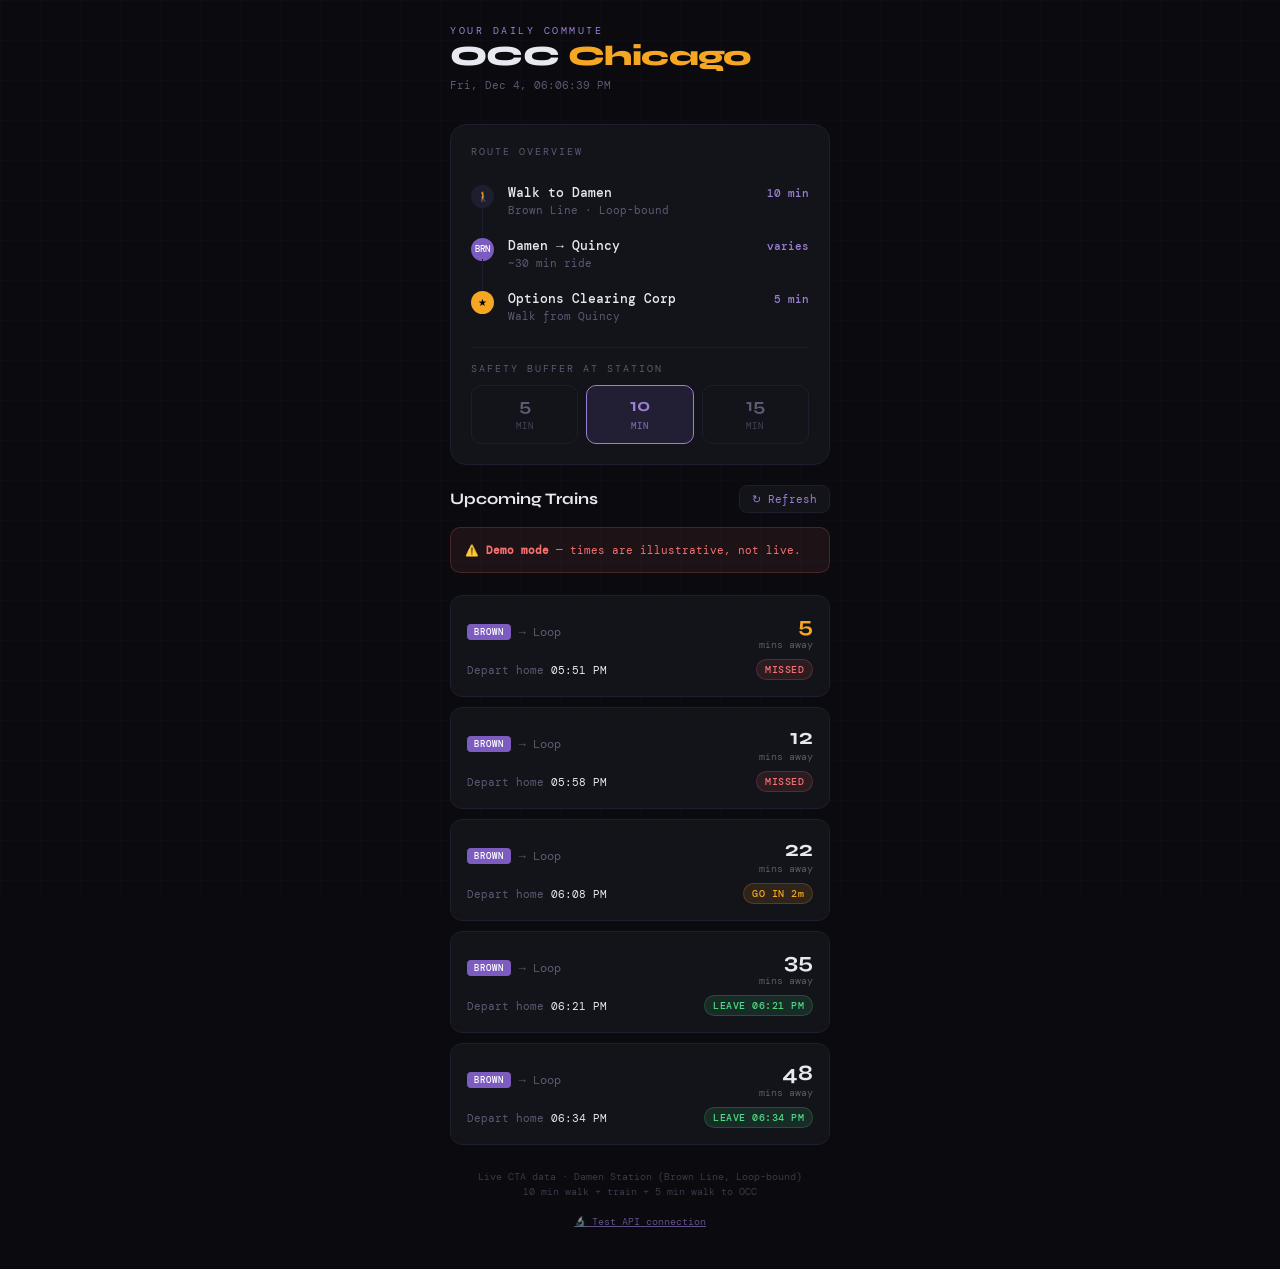
<file: index.html>
<!DOCTYPE html>
<html lang="en">
<head>
<meta charset="UTF-8">
<meta name="viewport" content="width=device-width, initial-scale=1.0">
<title>OCC Commute</title>
<link href="https://fonts.googleapis.com/css2?family=DM+Mono:wght@300;400;500&family=Syne:wght@700;800&display=swap" rel="stylesheet">
<style>
  :root {
    --bg: #0a0a0f;
    --surface: #13131a;
    --border: #1e1e2e;
    --brown: #7c5cbf;
    --brown-light: #9b7fd4;
    --accent: #f5a623;
    --text: #e8e8f0;
    --muted: #5a5a72;
    --green: #4ade80;
    --red: #f87171;
  }

  * { box-sizing: border-box; margin: 0; padding: 0; }

  body {
    background: var(--bg);
    color: var(--text);
    font-family: 'DM Mono', monospace;
    min-height: 100vh;
    padding: 0;
    overflow-x: hidden;
  }

  /* Animated grid background */
  body::before {
    content: '';
    position: fixed;
    inset: 0;
    background-image:
      linear-gradient(rgba(124,92,191,0.04) 1px, transparent 1px),
      linear-gradient(90deg, rgba(124,92,191,0.04) 1px, transparent 1px);
    background-size: 40px 40px;
    pointer-events: none;
    z-index: 0;
  }

  .app {
    position: relative;
    z-index: 1;
    max-width: 420px;
    margin: 0 auto;
    padding: 24px 20px 40px;
  }

  /* Header */
  .header { margin-bottom: 32px; }

  .header-label {
    font-size: 10px;
    letter-spacing: 0.25em;
    color: var(--brown-light);
    text-transform: uppercase;
    margin-bottom: 4px;
  }

  .header h1 {
    font-family: 'Syne', sans-serif;
    font-size: 28px;
    font-weight: 800;
    letter-spacing: -0.02em;
    line-height: 1.1;
  }

  .header h1 span { color: var(--accent); }

  .current-time {
    font-size: 11px;
    color: var(--muted);
    margin-top: 6px;
  }

  /* Route card */
  .route-card {
    background: var(--surface);
    border: 1px solid var(--border);
    border-radius: 16px;
    padding: 20px;
    margin-bottom: 20px;
  }

  .route-title {
    font-size: 10px;
    letter-spacing: 0.2em;
    text-transform: uppercase;
    color: var(--muted);
    margin-bottom: 16px;
  }

  .route-steps { display: flex; flex-direction: column; gap: 0; }

  .step {
    display: flex;
    align-items: flex-start;
    gap: 14px;
    padding: 10px 0;
    position: relative;
  }

  .step:not(:last-child)::after {
    content: '';
    position: absolute;
    left: 11px;
    top: 32px;
    bottom: -10px;
    width: 1px;
    background: var(--border);
  }

  .step-dot {
    width: 23px;
    height: 23px;
    border-radius: 50%;
    flex-shrink: 0;
    display: flex;
    align-items: center;
    justify-content: center;
    font-size: 10px;
    font-weight: 500;
    margin-top: 1px;
  }

  .step-dot.walk { background: var(--border); color: var(--muted); }
  .step-dot.train { background: var(--brown); color: white; font-size: 9px; }
  .step-dot.dest { background: var(--accent); color: #000; }

  .step-info { flex: 1; }
  .step-name { font-size: 13px; font-weight: 500; color: var(--text); }
  .step-detail { font-size: 11px; color: var(--muted); margin-top: 2px; }

  .step-time {
    font-size: 11px;
    color: var(--brown-light);
    font-weight: 500;
    white-space: nowrap;
    margin-top: 2px;
  }

  /* Trains section */
  .section-header {
    display: flex;
    align-items: center;
    justify-content: space-between;
    margin-bottom: 14px;
  }

  .section-title {
    font-family: 'Syne', sans-serif;
    font-size: 16px;
    font-weight: 700;
  }

  .refresh-btn {
    background: var(--surface);
    border: 1px solid var(--border);
    color: var(--brown-light);
    padding: 6px 12px;
    border-radius: 8px;
    font-family: 'DM Mono', monospace;
    font-size: 11px;
    cursor: pointer;
    transition: all 0.2s;
  }

  .refresh-btn:hover {
    border-color: var(--brown);
    color: var(--brown-light);
    background: rgba(124,92,191,0.1);
  }

  .refresh-btn.loading { opacity: 0.5; pointer-events: none; }

  /* Train items */
  .trains-list { display: flex; flex-direction: column; gap: 10px; }

  .train-item {
    background: var(--surface);
    border: 1px solid var(--border);
    border-radius: 12px;
    padding: 16px;
    cursor: pointer;
    transition: all 0.2s;
    position: relative;
    overflow: hidden;
  }

  .train-item::before {
    content: '';
    position: absolute;
    left: 0;
    top: 0;
    bottom: 0;
    width: 3px;
    background: var(--brown);
    border-radius: 3px 0 0 3px;
    opacity: 0;
    transition: opacity 0.2s;
  }

  .train-item:hover, .train-item.selected {
    border-color: var(--brown);
    background: rgba(124,92,191,0.08);
  }

  .train-item:hover::before, .train-item.selected::before { opacity: 1; }

  .train-item.selected { border-color: var(--brown-light); }

  .train-top {
    display: flex;
    align-items: center;
    justify-content: space-between;
    margin-bottom: 8px;
  }

  .train-route { display: flex; align-items: center; gap: 8px; }

  .line-badge {
    background: var(--brown);
    color: white;
    font-size: 9px;
    font-weight: 500;
    letter-spacing: 0.1em;
    padding: 2px 7px;
    border-radius: 4px;
    text-transform: uppercase;
  }

  .train-dest { font-size: 12px; color: var(--muted); }

  .train-arr {
    font-family: 'Syne', sans-serif;
    font-size: 22px;
    font-weight: 700;
    color: var(--text);
  }

  .train-arr.soon { color: var(--accent); }
  .train-arr.now { color: var(--green); }

  .train-mins-label { font-size: 10px; color: var(--muted); text-align: right; }

  .train-bottom {
    display: flex;
    align-items: center;
    justify-content: space-between;
  }

  .train-depart { font-size: 11px; color: var(--muted); }
  .depart-highlight { color: var(--text); }

  .feasibility {
    font-size: 10px;
    padding: 3px 8px;
    border-radius: 20px;
    font-weight: 500;
    letter-spacing: 0.05em;
  }

  .feas-yes {
    background: rgba(74,222,128,0.12);
    color: var(--green);
    border: 1px solid rgba(74,222,128,0.2);
  }

  .feas-tight {
    background: rgba(245,166,35,0.12);
    color: var(--accent);
    border: 1px solid rgba(245,166,35,0.2);
  }

  .feas-no {
    background: rgba(248,113,113,0.1);
    color: var(--red);
    border: 1px solid rgba(248,113,113,0.2);
  }

  /* Selected summary */
  .summary-card {
    background: rgba(124,92,191,0.1);
    border: 1px solid var(--brown);
    border-radius: 16px;
    padding: 20px;
    margin-top: 20px;
    animation: fadeUp 0.3s ease;
  }

  @keyframes fadeUp {
    from { opacity: 0; transform: translateY(10px); }
    to { opacity: 1; transform: translateY(0); }
  }

  .summary-title {
    font-size: 10px;
    letter-spacing: 0.2em;
    text-transform: uppercase;
    color: var(--brown-light);
    margin-bottom: 14px;
  }

  .summary-timeline { display: flex; flex-direction: column; gap: 8px; }

  .summary-row {
    display: flex;
    justify-content: space-between;
    align-items: center;
    padding: 6px 0;
    border-bottom: 1px solid rgba(30,30,46,0.8);
  }

  .summary-row:last-child { border-bottom: none; }

  .summary-label { font-size: 11px; color: var(--muted); }
  .summary-value { font-size: 12px; color: var(--text); font-weight: 500; }
  .summary-value.arrival { color: var(--accent); font-family: 'Syne', sans-serif; font-size: 18px; }

  /* Status messages */
  .status-msg {
    text-align: center;
    padding: 40px 20px;
    color: var(--muted);
    font-size: 12px;
    line-height: 1.6;
  }

  .status-msg .icon { font-size: 28px; display: block; margin-bottom: 10px; }

  .error-msg {
    color: var(--red);
    background: rgba(248,113,113,0.08);
    border: 1px solid rgba(248,113,113,0.2);
    border-radius: 10px;
    padding: 14px;
    font-size: 12px;
    line-height: 1.5;
  }

  .spinner {
    display: inline-block;
    width: 16px; height: 16px;
    border: 2px solid var(--border);
    border-top-color: var(--brown-light);
    border-radius: 50%;
    animation: spin 0.7s linear infinite;
    vertical-align: middle;
    margin-right: 6px;
  }

  @keyframes spin { to { transform: rotate(360deg); } }

  /* Buffer selector */
  .buffer-label {
    font-size: 10px;
    letter-spacing: 0.2em;
    text-transform: uppercase;
    color: var(--muted);
    margin-bottom: 10px;
  }

  .buffer-options { display: flex; gap: 8px; }

  .buffer-btn {
    flex: 1;
    background: var(--surface);
    border: 1px solid var(--border);
    color: var(--muted);
    padding: 10px 0;
    border-radius: 10px;
    font-family: 'DM Mono', monospace;
    font-size: 13px;
    cursor: pointer;
    transition: all 0.2s;
    text-align: center;
  }

  .buffer-btn:hover { border-color: var(--brown); color: var(--text); }

  .buffer-btn.active {
    background: rgba(124,92,191,0.15);
    border-color: var(--brown-light);
    color: var(--brown-light);
    font-weight: 500;
  }

  .buffer-btn .buf-min {
    display: block;
    font-family: 'Syne', sans-serif;
    font-size: 18px;
    font-weight: 700;
    color: inherit;
    line-height: 1;
    margin-bottom: 2px;
  }

  .buffer-btn .buf-label {
    font-size: 9px;
    letter-spacing: 0.1em;
    text-transform: uppercase;
    opacity: 0.7;
  }

  .api-note {
    font-size: 10px;
    color: var(--muted);
    text-align: center;
    margin-top: 24px;
    line-height: 1.5;
    opacity: 0.6;
  }
</style>
</head>
<body>
<div class="app">

  <div class="header">
    <div class="header-label">Your Daily Commute</div>
    <h1>OCC <span>Chicago</span></h1>
    <div class="current-time" id="currentTime"></div>
  </div>

  <!-- Route Overview -->
  <div class="route-card">
    <div class="route-title">Route Overview</div>
    <div class="route-steps">
      <div class="step">
        <div class="step-dot walk">&#128694;</div>
        <div class="step-info">
          <div class="step-name">Walk to Damen</div>
          <div class="step-detail">Brown Line &middot; Loop-bound</div>
        </div>
        <div class="step-time" id="walkTime1">10 min</div>
      </div>
      <div class="step">
        <div class="step-dot train">BRN</div>
        <div class="step-info">
          <div class="step-name">Damen &rarr; Quincy</div>
          <div class="step-detail">~30 min ride</div>
        </div>
        <div class="step-time">varies</div>
      </div>
      <div class="step">
        <div class="step-dot dest">&#9733;</div>
        <div class="step-info">
          <div class="step-name">Options Clearing Corp</div>
          <div class="step-detail">Walk from Quincy</div>
        </div>
        <div class="step-time">5 min</div>
      </div>
    </div>

    <!-- Buffer baked into route card -->
    <div style="border-top: 1px solid var(--border); margin-top: 14px; padding-top: 14px;">
      <div class="buffer-label" style="margin-bottom:10px;">Safety buffer at station</div>
      <div class="buffer-options">
        <button class="buffer-btn" onclick="setBuffer(5)" id="buf-5">
          <span class="buf-min">5</span>
          <span class="buf-label">min</span>
        </button>
        <button class="buffer-btn active" onclick="setBuffer(10)" id="buf-10">
          <span class="buf-min">10</span>
          <span class="buf-label">min</span>
        </button>
        <button class="buffer-btn" onclick="setBuffer(15)" id="buf-15">
          <span class="buf-min">15</span>
          <span class="buf-label">min</span>
        </button>
      </div>
    </div>
  </div>

  <!-- Upcoming Trains -->
  <div class="section-header">
    <div class="section-title">Upcoming Trains</div>
    <button class="refresh-btn" id="refreshBtn" onclick="fetchTrains()">&#8635; Refresh</button>
  </div>

  <div class="trains-list" id="trainsList">
    <div class="status-msg">
      <span class="icon">&#128642;</span>
      Loading arrivals at Damen...
    </div>
  </div>

  <div id="summarySection"></div>

  <!-- API Diagnostic Panel -->
  <div id="diagPanel" style="display:none; margin-top:20px;">
    <div class="section-header" style="margin-bottom:10px;">
      <div class="section-title" style="font-size:14px;">&#128300; API Diagnostic</div>
      <button class="refresh-btn" onclick="hideDiag()" style="font-size:10px;">&#10005; Close</button>
    </div>
    <div id="diagContent" style="background:#0a0a0f;border:1px solid #1e1e2e;border-radius:10px;padding:14px;font-size:11px;color:#a8d8a8;font-family:monospace;white-space:pre-wrap;word-break:break-all;line-height:1.6;max-height:300px;overflow-y:auto;">Running test...</div>
  </div>

  <div class="api-note">
    Live CTA data &middot; Damen Station (Brown Line, Loop-bound)<br>
    10 min walk + train + 5 min walk to OCC<br><br>
    <span onclick="runDiag()" style="color:var(--brown-light);cursor:pointer;text-decoration:underline;">&#128300; Test API connection</span>
  </div>

</div>

<script>
// ============================================================
// CONFIG — edit these if your timings change
// ============================================================
const API_KEY = 'fd3f8a638792464abd6f64d6b929ff9c';

// Damen (Brown Line), Loop-bound platform.
// Using the platform-level stop ID (stpid) instead of the station
// ID (mapid) means the API only returns Loop-bound trains — no
// Kimball-bound trains to filter out.
// Reference: Damen station mapid = 40090, Loop-bound stpid = 30018
const STOP_ID = '30018';

const WALK_TO_STATION = 10;  // minutes, home -> Damen
const WALK_FROM_QUINCY = 5;  // minutes, Quincy -> OCC
const TRAIN_RIDE = 30;       // approx minutes, Damen -> Quincy

// CTA's API doesn't send CORS headers, so requests go through a
// proxy. If the first proxy fails, the second is tried automatically.
const PROXIES = [
  // NOTE: do not append extra query params here — corsproxy.io
  // forwards anything after ?url= to the target, and CTA rejects
  // unknown parameters with error 500.
  (url) => 'https://corsproxy.io/?url=' + encodeURIComponent(url),
  (url) => 'https://api.allorigins.win/raw?url=' + encodeURIComponent(url)
];
// ============================================================

let selectedTrain = null;
let bufferMins = 10; // default buffer
let lastItems = null;
let isDemoMode = false;

function ctaApiUrl(max) {
  return 'https://lapi.transitchicago.com/api/1.0/ttarrivals.aspx?key=' +
    API_KEY + '&stpid=' + STOP_ID + '&max=' + max + '&outputType=JSON';
}

async function fetchViaProxies(ctaUrl) {
  let lastErr = null;
  for (const wrap of PROXIES) {
    try {
      const resp = await fetch(wrap(ctaUrl), { cache: 'no-store' });
      if (!resp.ok) throw new Error('HTTP ' + resp.status);
      return await resp.text();
    } catch (e) {
      lastErr = e;
    }
  }
  throw lastErr || new Error('All proxies failed');
}

function setBuffer(mins) {
  bufferMins = mins;
  [5, 10, 15].forEach(function(b) {
    var el = document.getElementById('buf-' + b);
    if (el) el.classList.toggle('active', b === mins);
  });
  if (lastItems) renderTrainItems(lastItems, isDemoMode);
  document.getElementById('summarySection').innerHTML = '';
  selectedTrain = null;
}

function updateClock() {
  const now = new Date();
  const opts = { hour: '2-digit', minute: '2-digit', second: '2-digit', weekday: 'short', month: 'short', day: 'numeric' };
  document.getElementById('currentTime').textContent = now.toLocaleString('en-US', opts);
}

function fmtTime(date) {
  return date.toLocaleTimeString('en-US', { hour: '2-digit', minute: '2-digit', hour12: true });
}

function parseCTATime(str) {
  // CTA format: "20260707 08:30:00" (YYYYMMDD HH:MM:SS)
  if (!str) return new Date(NaN);
  try {
    if (/^\d{8} \d{2}:\d{2}:\d{2}$/.test(str.trim())) {
      const s = str.trim();
      return new Date(
        parseInt(s.substring(0, 4)),
        parseInt(s.substring(4, 6)) - 1,
        parseInt(s.substring(6, 8)),
        parseInt(s.substring(9, 11)),
        parseInt(s.substring(12, 14)),
        parseInt(s.substring(15, 17))
      );
    }
    return new Date(str);
  } catch (e) {
    return new Date(NaN);
  }
}

async function fetchTrains() {
  const btn = document.getElementById('refreshBtn');
  const list = document.getElementById('trainsList');
  btn.classList.add('loading');
  btn.innerHTML = '&#8635; Loading\u2026';

  try {
    const raw = await fetchViaProxies(ctaApiUrl(8));

    let data;
    try {
      data = JSON.parse(raw);
    } catch (e) {
      throw new Error('CTA returned invalid JSON: ' + raw.substring(0, 100));
    }

    const root = data && data.ctatt;
    if (!root) throw new Error('No ctatt in response: ' + raw.substring(0, 200));

    // errCd may be a string, number, or array depending on response.
    // Never index a string directly ("500"[0] === "5").
    const errCd = String(Array.isArray(root.errCd) ? root.errCd[0] : (root.errCd != null ? root.errCd : '0'));
    if (errCd !== '0') {
      const errNm = Array.isArray(root.errNm) ? root.errNm[0] : (root.errNm || 'Unknown CTA error');
      throw new Error('CTA API error ' + errCd + ': ' + errNm);
    }

    let etas = root.eta;
    if (!etas || (Array.isArray(etas) && etas.length === 0)) {
      list.innerHTML = '<div class="status-msg"><span class="icon">&#128564;</span>No upcoming trains found.<br>Service may have ended for the night.</div>';
      return;
    }
    if (!Array.isArray(etas)) etas = [etas];

    renderTrains(etas);
  } catch (err) {
    console.error('fetchTrains error:', err);
    list.innerHTML = '<div class="error-msg" style="margin-bottom:12px">&#9888;&#65039; ' + err.message +
      '<br><small style="opacity:0.6;display:block;margin-top:4px;">Tap Test API connection below for details. Showing demo times.</small></div>';
    renderDemoTrains();
  } finally {
    btn.classList.remove('loading');
    btn.innerHTML = '&#8635; Refresh';
  }
}

function renderDemoTrains() {
  const now = new Date();
  const items = [5, 12, 22, 35, 48].map(function(mins, i) {
    return {
      arrT: new Date(now.getTime() + mins * 60000),
      destNm: 'Loop',
      isApp: mins <= 1,
      isSch: i % 3 === 0
    };
  });
  lastItems = items;
  isDemoMode = true;
  renderTrainItems(items, true);
}

function renderTrains(etas) {
  const items = etas.map(function(e) {
    return {
      arrT: parseCTATime(e.arrT),
      destNm: e.destNm || 'Loop',
      isApp: e.isApp === '1',
      isSch: e.isSch === '1'
    };
  }).filter(function(e) {
    return e.arrT instanceof Date && !isNaN(e.arrT);
  }).sort(function(a, b) { return a.arrT - b.arrT; });

  if (items.length === 0) {
    document.getElementById('trainsList').innerHTML =
      '<div class="status-msg"><span class="icon">&#128642;</span>No valid arrivals parsed.<br>Tap Test API connection to debug.</div>';
    return;
  }

  lastItems = items;
  isDemoMode = false;
  renderTrainItems(items, false);
}

function renderTrainItems(items, isDemo) {
  const list = document.getElementById('trainsList');
  const now = new Date();

  const demoNote = isDemo
    ? '<div class="error-msg" style="margin-bottom:12px;font-size:11px;">&#9888;&#65039; <strong>Demo mode</strong> — times are illustrative, not live.</div>'
    : '';

  list.innerHTML = demoNote + items.map(function(t, i) {
    const minsToTrain = Math.round((t.arrT - now) / 60000);
    const minsDisplay = minsToTrain <= 0 ? 'DUE' : String(minsToTrain);
    const minsLabel = minsToTrain <= 0 ? 'arriving now' : minsToTrain === 1 ? 'min away' : 'mins away';
    const arrClass = minsToTrain <= 1 ? 'now' : minsToTrain <= 5 ? 'soon' : '';

    // Leave home = train arrival - walk - buffer, so you reach the
    // platform with bufferMins to spare before the train arrives.
    const leaveAt = new Date(t.arrT.getTime() - WALK_TO_STATION * 60000 - bufferMins * 60000);
    const leaveInMins = Math.round((leaveAt - now) / 60000);

    let feasClass, feasLabel;
    if (leaveInMins < -2) {
      feasClass = 'feas-no'; feasLabel = 'MISSED';
    } else if (leaveInMins <= 2) {
      feasClass = 'feas-tight'; feasLabel = leaveInMins <= 0 ? 'LEAVE NOW' : 'GO IN ' + leaveInMins + 'm';
    } else {
      feasClass = 'feas-yes'; feasLabel = 'LEAVE ' + fmtTime(leaveAt);
    }

    return '<div class="train-item" id="train-' + i + '" onclick="selectTrain(' + i + ')">' +
      '<div class="train-top">' +
        '<div class="train-route">' +
          '<span class="line-badge">Brown</span>' +
          '<span class="train-dest">&rarr; ' + (t.destNm || 'Loop') + '</span>' +
        '</div>' +
        '<div style="text-align:right">' +
          '<div class="train-arr ' + arrClass + '">' + minsDisplay + '</div>' +
          '<div class="train-mins-label">' + minsLabel + '</div>' +
        '</div>' +
      '</div>' +
      '<div class="train-bottom">' +
        '<div class="train-depart">Depart home <span class="depart-highlight">' + fmtTime(leaveAt) + '</span></div>' +
        '<div class="feasibility ' + feasClass + '">' + feasLabel + '</div>' +
      '</div>' +
    '</div>';
  }).join('');

  // Keep the selected train highlighted across re-renders
  if (selectedTrain !== null) {
    const sel = document.getElementById('train-' + selectedTrain);
    if (sel) sel.classList.add('selected');
  }
}

function selectTrain(idx) {
  if (!lastItems || !lastItems[idx]) return;
  const t = lastItems[idx];

  document.querySelectorAll('.train-item').forEach(function(el) { el.classList.remove('selected'); });
  const el = document.getElementById('train-' + idx);
  if (el) el.classList.add('selected');
  selectedTrain = idx;

  const trainArr = t.arrT;
  const now = new Date();

  const leaveAt = new Date(trainArr.getTime() - WALK_TO_STATION * 60000 - bufferMins * 60000);
  const arriveStation = new Date(leaveAt.getTime() + WALK_TO_STATION * 60000);
  const arriveQuincy = new Date(trainArr.getTime() + TRAIN_RIDE * 60000);
  const arriveOCC = new Date(arriveQuincy.getTime() + WALK_FROM_QUINCY * 60000);
  const leaveInMins = Math.round((leaveAt - now) / 60000);
  const totalMins = WALK_TO_STATION + bufferMins + TRAIN_RIDE + WALK_FROM_QUINCY;

  const urgency = leaveInMins <= 0 ? '&#9888;&#65039; Leave immediately!' :
    leaveInMins <= 3 ? '&#9889; Leave in ' + leaveInMins + ' min' :
    'Leave in ' + leaveInMins + ' min';

  document.getElementById('summarySection').innerHTML =
  '<div class="summary-card">' +
    '<div class="summary-title">Trip Plan &middot; ' + bufferMins + 'min buffer &middot; &rarr; ' + t.destNm + '</div>' +
    '<div class="summary-timeline">' +
      '<div class="summary-row">' +
        '<span class="summary-label">&#127968; Leave home</span>' +
        '<span class="summary-value">' + fmtTime(leaveAt) + ' &nbsp;<small style="color:var(--brown-light)">' + urgency + '</small></span>' +
      '</div>' +
      '<div class="summary-row">' +
        '<span class="summary-label">&#128694; Walk &middot; ' + WALK_TO_STATION + ' min</span>' +
        '<span class="summary-value">at Damen ' + fmtTime(arriveStation) + ' (' + bufferMins + 'm spare)</span>' +
      '</div>' +
      '<div class="summary-row">' +
        '<span class="summary-label">&#128642; Board &middot; ' + fmtTime(trainArr) + '</span>' +
        '<span class="summary-value">ride ~' + TRAIN_RIDE + ' min to Quincy</span>' +
      '</div>' +
      '<div class="summary-row">' +
        '<span class="summary-label">&#128694; Walk &middot; ' + WALK_FROM_QUINCY + ' min</span>' +
        '<span class="summary-value">arrive OCC ' + fmtTime(arriveOCC) + '</span>' +
      '</div>' +
      '<div class="summary-row" style="border-top: 1px solid var(--brown); margin-top:6px; padding-top:10px;">' +
        '<span class="summary-label" style="color:var(--brown-light)">&#127970; At desk</span>' +
        '<span class="summary-value arrival">' + fmtTime(arriveOCC) + '</span>' +
      '</div>' +
      '<div class="summary-row">' +
        '<span class="summary-label" style="color:var(--muted)">&#9201; Total door-to-desk</span>' +
        '<span class="summary-value" style="color:var(--muted)">' + totalMins + ' min</span>' +
      '</div>' +
    '</div>' +
  '</div>';
}

// Diagnostic tool
async function runDiag() {
  const panel = document.getElementById('diagPanel');
  const box = document.getElementById('diagContent');
  panel.style.display = 'block';
  panel.scrollIntoView({ behavior: 'smooth', block: 'start' });
  box.style.color = '#a8d8a8';
  box.textContent = 'Testing CTA API...\n\n' +
    'URL: https://lapi.transitchicago.com/api/1.0/ttarrivals.aspx\n' +
    'Key: ' + API_KEY.substring(0, 8) + '...\n' +
    'Stop ID: ' + STOP_ID + ' (Damen, Loop-bound)\n\n' +
    'Sending request...';

  try {
    const start = Date.now();
    const raw = await fetchViaProxies(ctaApiUrl(3));
    const elapsed = Date.now() - start;

    let resultText = 'Response time: ' + elapsed + 'ms\n\nRaw response:\n' + raw + '\n\n';

    let data;
    try {
      data = JSON.parse(raw);
    } catch (e) {
      box.style.color = '#f87171';
      box.textContent = resultText + 'ERROR: Response is not valid JSON.';
      return;
    }

    const root = data && data.ctatt;
    const rawCd = root ? root.errCd : null;
    const rawNm = root ? root.errNm : null;
    const errCd = String(Array.isArray(rawCd) ? rawCd[0] : (rawCd != null ? rawCd : '0'));
    const errNm = String(Array.isArray(rawNm) ? rawNm[0] : (rawNm || ''));

    if (errCd !== '0') {
      box.style.color = '#f5a623';
      const keyIssue = errNm && (errNm.toLowerCase().indexOf('key') >= 0 || errNm.toLowerCase().indexOf('auth') >= 0);
      box.textContent = 'CTA API Error\n\n' +
        'Error code: ' + errCd + '\n' +
        'Error message: ' + errNm + '\n\n' +
        (keyIssue
          ? 'Your API key is not activated or is invalid.\nEmail: webmaster@transitchicago.com\nAsk them to check key: ' + API_KEY
          : 'Check the error message above.') +
        '\n\nFull response:\n' + JSON.stringify(data, null, 2);
      return;
    }

    const etas = root && root.eta;
    if (!etas || (Array.isArray(etas) && etas.length === 0)) {
      box.style.color = '#f5a623';
      box.textContent = 'API connected but no trains returned.\n\n' +
        'This is normal late at night when service ends.\n' +
        'Try again during service hours (approx 4am-1am).\n\n' +
        'Full response:\n' + JSON.stringify(data, null, 2);
      return;
    }

    const etaArr = Array.isArray(etas) ? etas : [etas];
    box.style.color = '#4ade80';
    box.textContent = 'API is working!\n\n' +
      'Found ' + etaArr.length + ' upcoming train(s) at Damen (Loop-bound).\n\n' +
      'Next trains:\n' +
      etaArr.slice(0, 3).map(function(e) {
        return '  - ' + e.rt + ' -> ' + e.destNm + ' arriving ' + e.arrT;
      }).join('\n') +
      '\n\nResponse time: ' + elapsed + 'ms\n\n' +
      'If the main list still shows demo mode, hit Refresh.';

  } catch (err) {
    box.style.color = '#f87171';
    box.textContent = 'Network error - could not reach CTA servers.\n\n' +
      'Error: ' + err.message + '\n\n' +
      'Possible causes:\n' +
      '  - No internet connection\n' +
      '  - CTA servers are down\n' +
      '  - Both CORS proxies are blocked or rate-limited';
  }
}

function hideDiag() {
  document.getElementById('diagPanel').style.display = 'none';
}

// Init
updateClock();
setInterval(updateClock, 1000);
fetchTrains();
setInterval(fetchTrains, 60000);

// Tick the countdowns locally between API fetches so "mins away"
// and LEAVE labels stay accurate even if a fetch is slow or fails.
setInterval(function() {
  if (lastItems && !isDemoMode) renderTrainItems(lastItems, false);
}, 20000);

// Phone browsers pause timers when the app is backgrounded, so the
// data goes stale. Refetch immediately whenever the app comes back
// to the foreground or is restored from the back/forward cache.
document.addEventListener('visibilitychange', function() {
  if (document.visibilityState === 'visible') fetchTrains();
});
window.addEventListener('pageshow', function(e) {
  if (e.persisted) fetchTrains();
});
</script>
</body>
</html>
</file>
